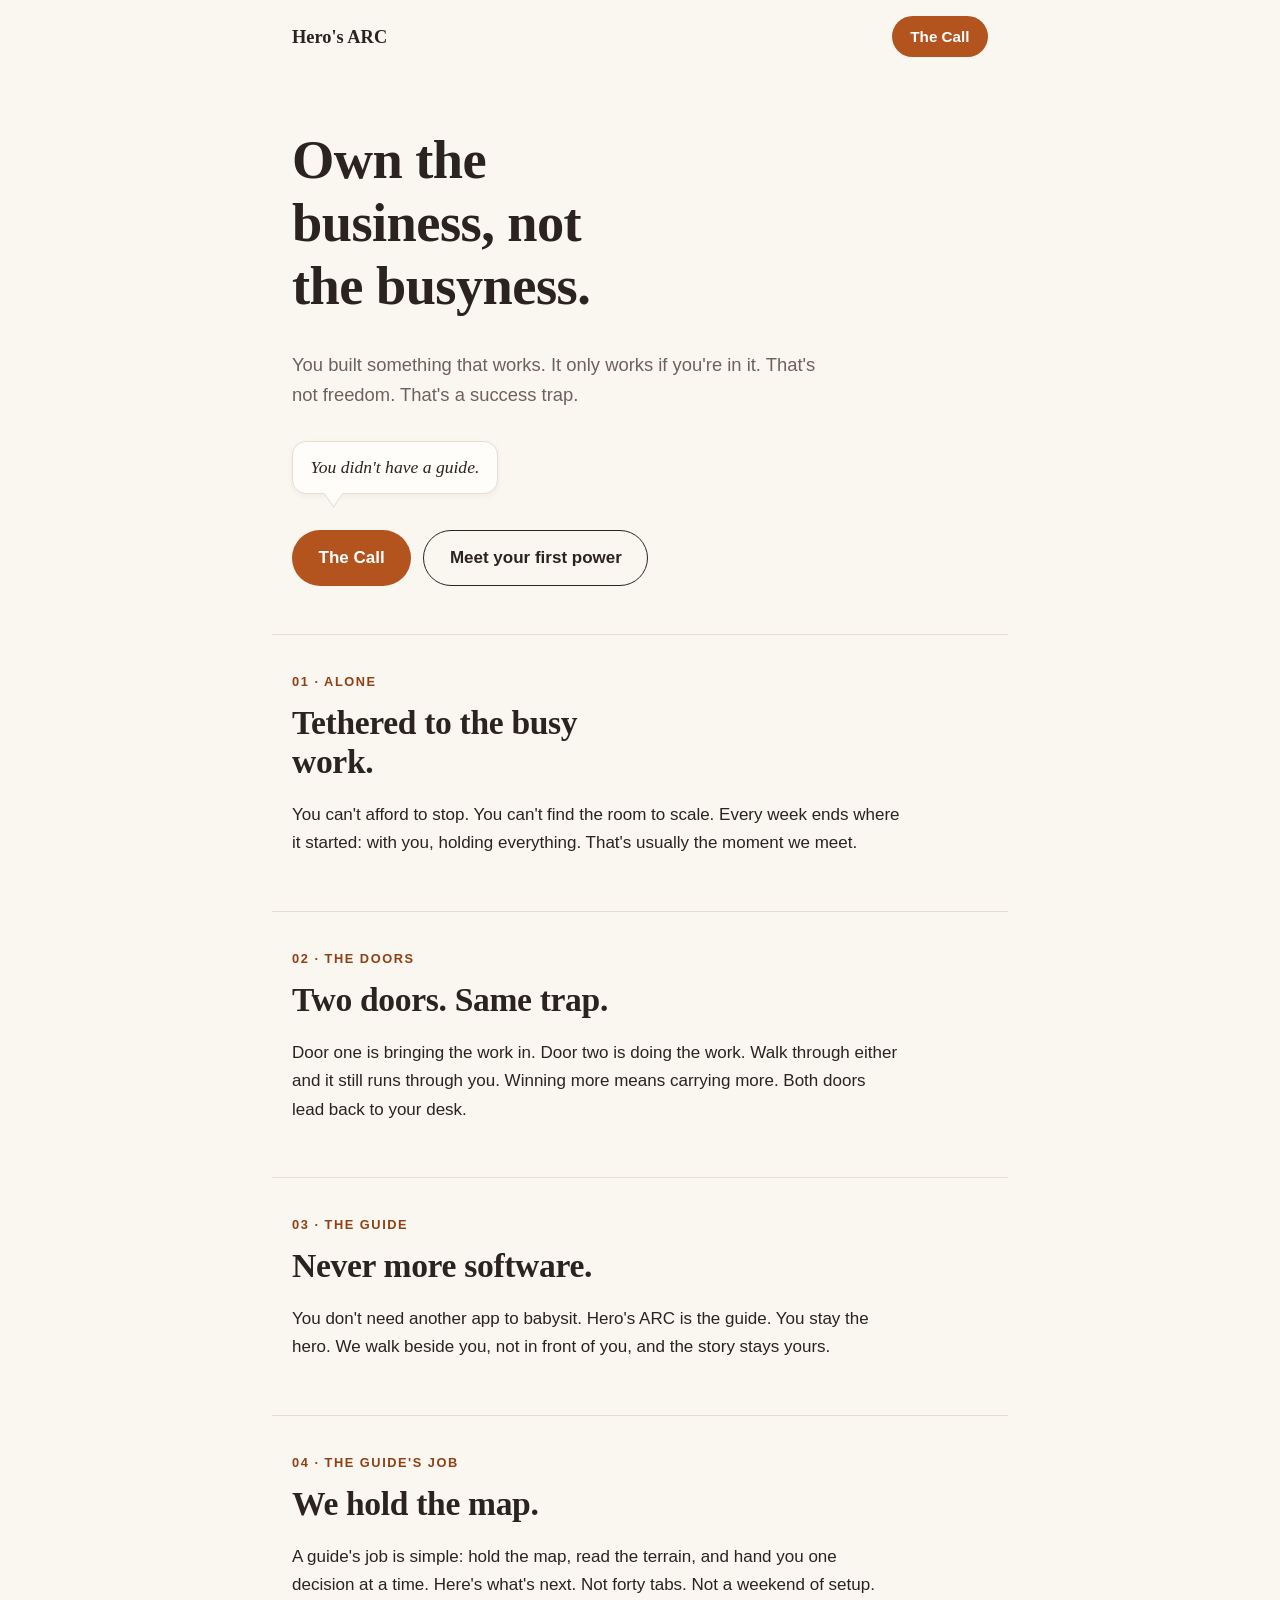
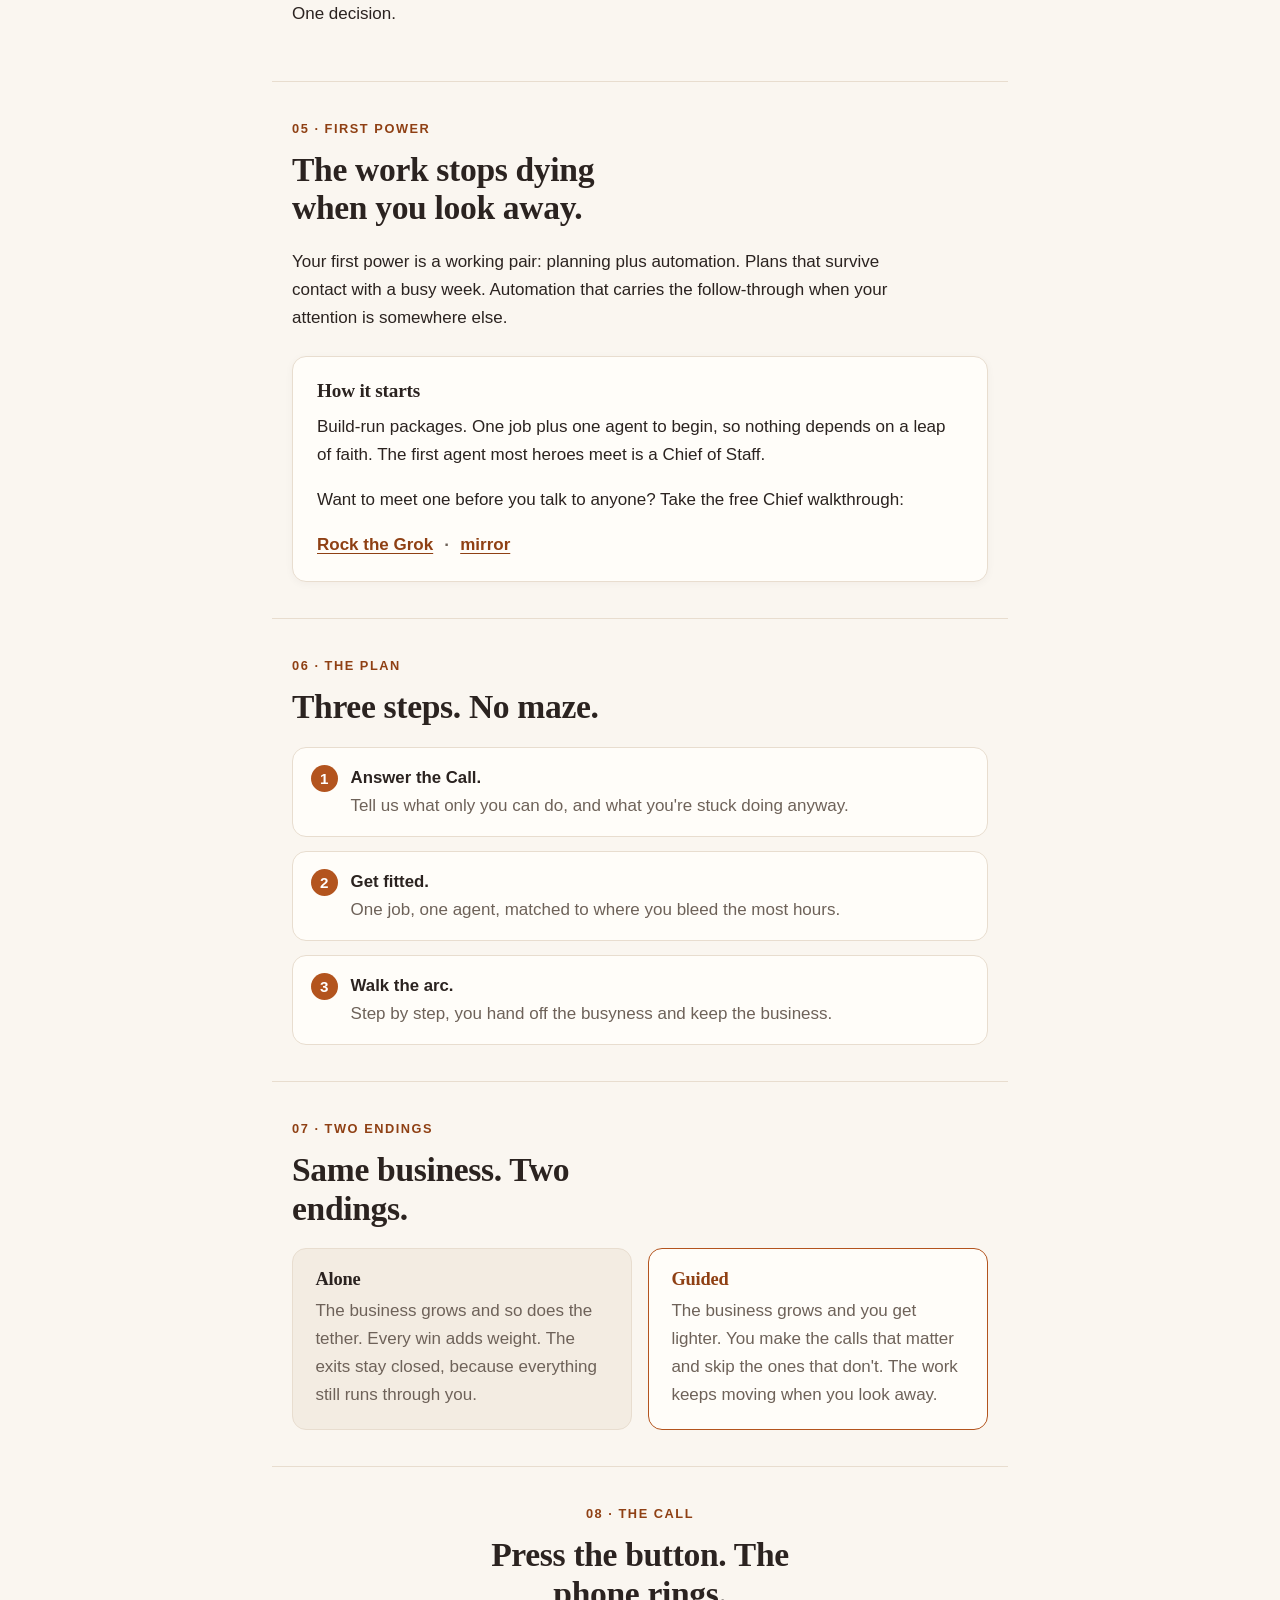
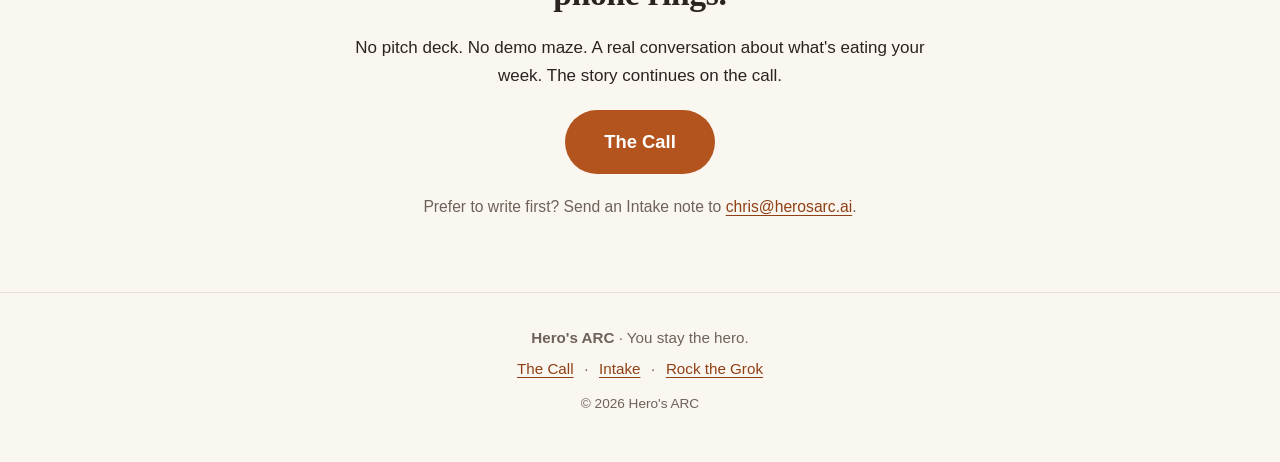
<file: index.html>
<!doctype html>
<html lang="en">
<head>
  <meta charset="utf-8" />
  <meta name="viewport" content="width=device-width, initial-scale=1" />
  <title>Hero's ARC. Own the business, not the busyness.</title>
  <meta name="description" content="You built something that works. It only works if you're in it. That's not freedom. That's a success trap. Hero's ARC is the guide. You stay the hero." />
  <meta property="og:title" content="Hero's ARC. Own the business, not the busyness." />
  <meta property="og:description" content="Hero's ARC is the guide. You stay the hero. Answer the Call, get fitted, walk the arc." />
  <meta property="og:type" content="website" />
  <link rel="icon" href="data:image/svg+xml,%3Csvg xmlns='http://www.w3.org/2000/svg' viewBox='0 0 100 100'%3E%3Ccircle cx='50' cy='50' r='46' fill='%23b3541e'/%3E%3Ctext x='50' y='68' font-size='52' text-anchor='middle' fill='%23faf6f0' font-family='Georgia,serif'%3EA%3C/text%3E%3C/svg%3E" />
  <link rel="stylesheet" href="./styles.css" />
</head>
<body>

  <header class="topbar">
    <a class="wordmark" href="./">Hero's ARC</a>
    <a class="btn btn-primary btn-small" href="./call/">The Call</a>
  </header>

  <main>

    <!-- Hero -->
    <section class="hero">
      <h1>Own the business, not the&nbsp;busyness.</h1>
      <p class="caption">You built something that works. It only works if you're in it. That's not freedom. That's a success trap.</p>
      <p class="bubble">You didn't have a guide.</p>
      <div class="cta-row">
        <a class="btn btn-primary" href="./call/">The Call</a>
        <a class="btn btn-secondary" href="#first-power">Meet your first power</a>
      </div>
    </section>

    <!-- 01 Alone -->
    <section class="block">
      <p class="kicker">01 &middot; Alone</p>
      <h2>Tethered to the busy work.</h2>
      <p>You can't afford to stop. You can't find the room to scale. Every week ends where it started: with you, holding everything. That's usually the moment we meet.</p>
    </section>

    <!-- 02 The Doors -->
    <section class="block">
      <p class="kicker">02 &middot; The Doors</p>
      <h2>Two doors. Same trap.</h2>
      <p>Door one is bringing the work in. Door two is doing the work. Walk through either and it still runs through you. Winning more means carrying more. Both doors lead back to your desk.</p>
    </section>

    <!-- 03 The Guide -->
    <section class="block">
      <p class="kicker">03 &middot; The Guide</p>
      <h2>Never more software.</h2>
      <p>You don't need another app to babysit. Hero's ARC is the guide. You stay the hero. We walk beside you, not in front of you, and the story stays yours.</p>
    </section>

    <!-- 04 Guide's Job -->
    <section class="block">
      <p class="kicker">04 &middot; The Guide's Job</p>
      <h2>We hold the map.</h2>
      <p>A guide's job is simple: hold the map, read the terrain, and hand you one decision at a time. Here's what's next. Not forty tabs. Not a weekend of setup. One decision.</p>
    </section>

    <!-- 05 First Power -->
    <section class="block" id="first-power">
      <p class="kicker">05 &middot; First Power</p>
      <h2>The work stops dying when you look away.</h2>
      <p>Your first power is a working pair: planning plus automation. Plans that survive contact with a busy week. Automation that carries the follow-through when your attention is somewhere else.</p>

      <div class="card">
        <h3>How it starts</h3>
        <p>Build-run packages. One job plus one agent to begin, so nothing depends on a leap of faith. The first agent most heroes meet is a Chief of Staff.</p>
        <p>Want to meet one before you talk to anyone? Take the free Chief walkthrough:</p>
        <p class="card-links">
          <a href="https://rock-the-grok.surge.sh">Rock the Grok</a>
          <span class="sep">&middot;</span>
          <a href="https://herosarc.github.io/rock-the-grok/">mirror</a>
        </p>
      </div>
    </section>

    <!-- 06 The Plan -->
    <section class="block">
      <p class="kicker">06 &middot; The Plan</p>
      <h2>Three steps. No maze.</h2>
      <ol class="plan">
        <li>
          <strong>Answer the Call.</strong>
          <span>Tell us what only you can do, and what you're stuck doing anyway.</span>
        </li>
        <li>
          <strong>Get fitted.</strong>
          <span>One job, one agent, matched to where you bleed the most hours.</span>
        </li>
        <li>
          <strong>Walk the arc.</strong>
          <span>Step by step, you hand off the busyness and keep the business.</span>
        </li>
      </ol>
    </section>

    <!-- 07 Two Endings -->
    <section class="block">
      <p class="kicker">07 &middot; Two Endings</p>
      <h2>Same business. Two endings.</h2>
      <div class="endings">
        <div class="ending ending-alone">
          <h3>Alone</h3>
          <p>The business grows and so does the tether. Every win adds weight. The exits stay closed, because everything still runs through you.</p>
        </div>
        <div class="ending ending-guided">
          <h3>Guided</h3>
          <p>The business grows and you get lighter. You make the calls that matter and skip the ones that don't. The work keeps moving when you look away.</p>
        </div>
      </div>
    </section>

    <!-- 08 The Call -->
    <section class="block block-call">
      <p class="kicker">08 &middot; The Call</p>
      <h2>Press the button. The phone rings.</h2>
      <p>No pitch deck. No demo maze. A real conversation about what's eating your week. The story continues on the call.</p>
      <div class="cta-row">
        <a class="btn btn-primary btn-big" href="./call/">The Call</a>
      </div>
      <p class="alt-path">Prefer to write first? Send an Intake note to <a href="mailto:chris@herosarc.ai?subject=Intake">chris@herosarc.ai</a>.</p>
    </section>

  </main>

  <footer class="footer">
    <p><strong>Hero's ARC</strong> &middot; You stay the hero.</p>
    <p>
      <a href="./call/">The Call</a>
      <span class="sep">&middot;</span>
      <a href="mailto:chris@herosarc.ai?subject=Intake">Intake</a>
      <span class="sep">&middot;</span>
      <a href="https://rock-the-grok.surge.sh">Rock the Grok</a>
    </p>
    <p class="fine">&copy; 2026 Hero's ARC</p>
  </footer>

</body>
</html>
</file>
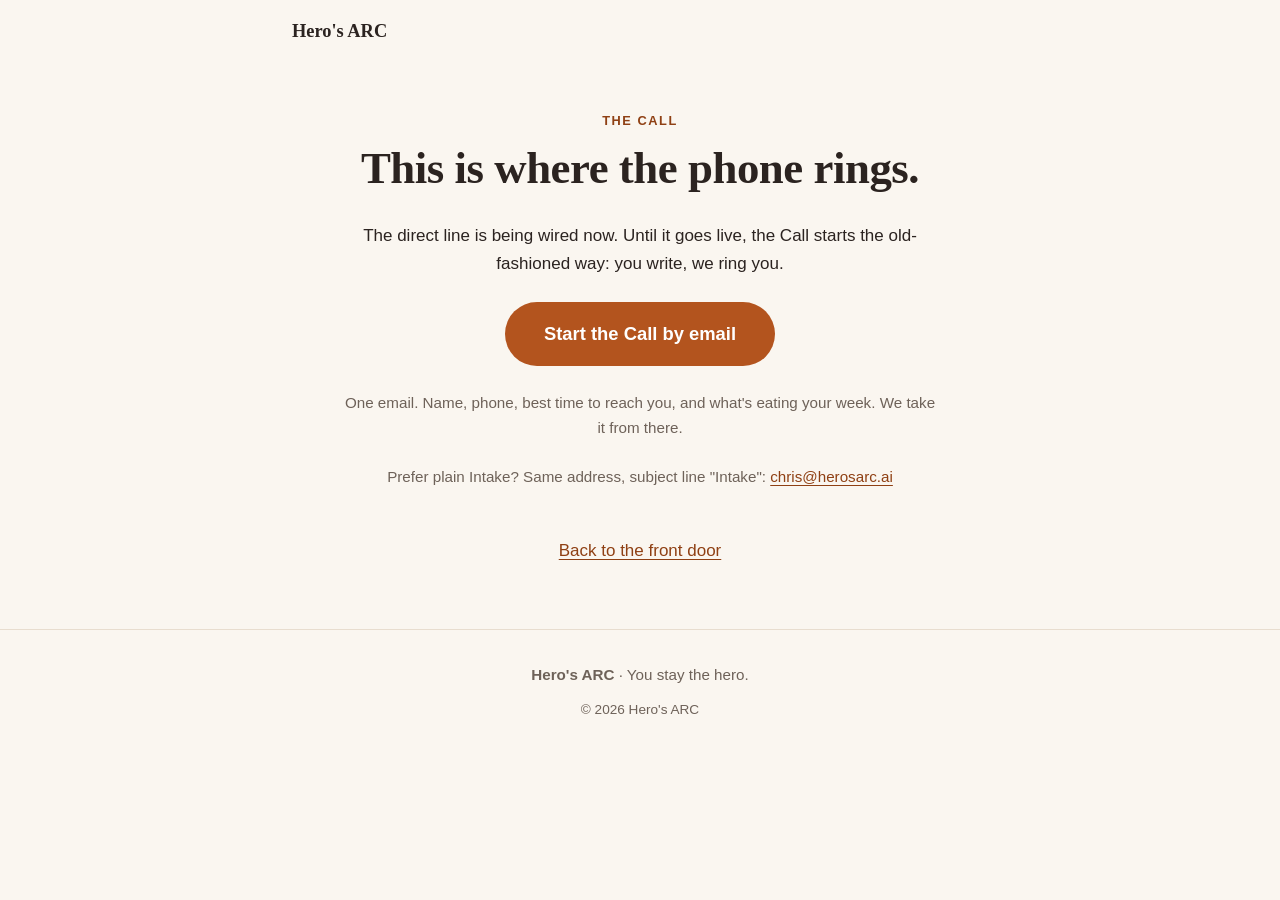
<file: call/index.html>
<!doctype html>
<html lang="en">
<head>
  <meta charset="utf-8" />
  <meta name="viewport" content="width=device-width, initial-scale=1" />
  <title>The Call. Hero's ARC</title>
  <meta name="description" content="Press the button. The phone rings. The story continues on the call." />
  <link rel="icon" href="data:image/svg+xml,%3Csvg xmlns='http://www.w3.org/2000/svg' viewBox='0 0 100 100'%3E%3Ccircle cx='50' cy='50' r='46' fill='%23b3541e'/%3E%3Ctext x='50' y='68' font-size='52' text-anchor='middle' fill='%23faf6f0' font-family='Georgia,serif'%3EA%3C/text%3E%3C/svg%3E" />
  <link rel="stylesheet" href="../styles.css" />
</head>
<body>

  <header class="topbar">
    <a class="wordmark" href="../">Hero's ARC</a>
  </header>

  <main class="callpage">
    <p class="kicker">The Call</p>
    <h1>This is where the phone rings.</h1>
    <p>The direct line is being wired now. Until it goes live, the Call starts the old-fashioned way: you write, we ring you.</p>
    <div class="cta-row">
      <a class="btn btn-primary btn-big" href="mailto:chris@herosarc.ai?subject=The%20Call&amp;body=Name%3A%0APhone%3A%0ABest%20time%20to%20call%3A%0AWhat's%20eating%20your%20week%3A%0A">Start the Call by email</a>
    </div>
    <p class="note">One email. Name, phone, best time to reach you, and what's eating your week. We take it from there.</p>
    <p class="note">Prefer plain Intake? Same address, subject line "Intake": <a href="mailto:chris@herosarc.ai?subject=Intake">chris@herosarc.ai</a></p>
    <a class="backlink" href="../">Back to the front door</a>
  </main>

  <footer class="footer">
    <p><strong>Hero's ARC</strong> &middot; You stay the hero.</p>
    <p class="fine">&copy; 2026 Hero's ARC</p>
  </footer>

</body>
</html>
</file>
<file: styles.css>
/* Hero's ARC front door. Warm, plain, competent. Mobile-first. */

:root {
  --bg: #faf6f0;
  --surface: #fffdf9;
  --ink: #2b2320;
  --muted: #6e6259;
  --accent: #b3541e;
  --accent-ink: #8f4014;
  --line: #e8ddcf;
  --radius: 14px;
}

* { box-sizing: border-box; }

html { scroll-behavior: smooth; }

body {
  margin: 0;
  background: var(--bg);
  color: var(--ink);
  font-family: -apple-system, BlinkMacSystemFont, "Segoe UI", Roboto, Helvetica, Arial, sans-serif;
  font-size: 1.0625rem;
  line-height: 1.65;
  -webkit-font-smoothing: antialiased;
}

h1, h2, h3 {
  font-family: "Iowan Old Style", "Palatino Linotype", Palatino, Georgia, serif;
  line-height: 1.15;
  margin: 0 0 0.6em;
  letter-spacing: -0.01em;
}

p { margin: 0 0 1em; }

a { color: var(--accent-ink); text-underline-offset: 3px; }
a:hover { color: var(--accent); }

/* Top bar */
.topbar {
  display: flex;
  align-items: center;
  justify-content: space-between;
  gap: 1rem;
  max-width: 46rem;
  margin: 0 auto;
  padding: 1rem 1.25rem;
}

.wordmark {
  font-family: "Iowan Old Style", "Palatino Linotype", Palatino, Georgia, serif;
  font-weight: 700;
  font-size: 1.15rem;
  color: var(--ink);
  text-decoration: none;
}

/* Buttons */
.btn {
  display: inline-block;
  border-radius: 999px;
  padding: 0.8rem 1.6rem;
  font-weight: 600;
  text-decoration: none;
  text-align: center;
  border: 1.5px solid transparent;
  transition: background-color 120ms ease, color 120ms ease, border-color 120ms ease;
}

.btn-primary {
  background: var(--accent);
  color: #fff;
}
.btn-primary:hover { background: var(--accent-ink); color: #fff; }

.btn-secondary {
  border-color: var(--ink);
  color: var(--ink);
  background: transparent;
}
.btn-secondary:hover { border-color: var(--accent); color: var(--accent-ink); }

.btn-small { padding: 0.45rem 1.1rem; font-size: 0.95rem; }
.btn-big { padding: 1rem 2.4rem; font-size: 1.15rem; }

/* Hero */
.hero {
  max-width: 46rem;
  margin: 0 auto;
  padding: 3.5rem 1.25rem 3rem;
  text-align: left;
}

.hero h1 {
  font-size: clamp(2.3rem, 7vw, 3.4rem);
  max-width: 14ch;
}

.caption {
  font-size: 1.15rem;
  color: var(--muted);
  max-width: 34rem;
}

.bubble {
  position: relative;
  display: inline-block;
  background: var(--surface);
  border: 1px solid var(--line);
  border-radius: var(--radius);
  padding: 0.7rem 1.1rem;
  margin: 0.75rem 0 1.75rem;
  font-family: "Iowan Old Style", "Palatino Linotype", Palatino, Georgia, serif;
  font-style: italic;
  font-size: 1.1rem;
  box-shadow: 0 2px 6px rgba(43, 35, 32, 0.05);
}
.bubble::after {
  content: "";
  position: absolute;
  bottom: -9px;
  left: 2rem;
  width: 16px;
  height: 16px;
  background: var(--surface);
  border-right: 1px solid var(--line);
  border-bottom: 1px solid var(--line);
  transform: rotate(45deg) skew(10deg, 10deg);
}

.cta-row {
  display: flex;
  flex-wrap: wrap;
  gap: 0.75rem;
  margin-top: 0.5rem;
}
.cta-row .btn { flex: 1 1 auto; }

@media (min-width: 480px) {
  .cta-row .btn { flex: 0 0 auto; }
}

/* Content blocks */
.block {
  max-width: 46rem;
  margin: 0 auto;
  padding: 2.25rem 1.25rem;
  border-top: 1px solid var(--line);
}

.block h2 { font-size: clamp(1.6rem, 4.5vw, 2.1rem); max-width: 22ch; }
.block > p { max-width: 38rem; }

.kicker {
  font-size: 0.8rem;
  font-weight: 700;
  letter-spacing: 0.12em;
  text-transform: uppercase;
  color: var(--accent-ink);
  margin-bottom: 0.75rem;
}

/* Card (packs) */
.card {
  background: var(--surface);
  border: 1px solid var(--line);
  border-radius: var(--radius);
  padding: 1.4rem 1.5rem 1.1rem;
  margin-top: 1.5rem;
  box-shadow: 0 2px 8px rgba(43, 35, 32, 0.04);
}
.card h3 { font-size: 1.2rem; }
.card p:last-child { margin-bottom: 0.25rem; }
.card-links { font-weight: 600; }

.sep { color: var(--muted); margin: 0 0.4rem; }

/* Plan */
.plan {
  list-style: none;
  counter-reset: step;
  margin: 1.25rem 0 0;
  padding: 0;
  display: grid;
  gap: 0.9rem;
}
.plan li {
  counter-increment: step;
  background: var(--surface);
  border: 1px solid var(--line);
  border-radius: var(--radius);
  padding: 1rem 1.25rem 1rem 3.6rem;
  position: relative;
}
.plan li::before {
  content: counter(step);
  position: absolute;
  left: 1.1rem;
  top: 1.05rem;
  width: 1.7rem;
  height: 1.7rem;
  border-radius: 50%;
  background: var(--accent);
  color: #fff;
  font-weight: 700;
  font-size: 0.95rem;
  display: flex;
  align-items: center;
  justify-content: center;
}
.plan strong { display: block; font-size: 1.05rem; }
.plan span { color: var(--muted); }

/* Two endings */
.endings {
  display: grid;
  gap: 1rem;
  margin-top: 1.25rem;
}
@media (min-width: 640px) {
  .endings { grid-template-columns: 1fr 1fr; }
}
.ending {
  border-radius: var(--radius);
  padding: 1.25rem 1.4rem;
  border: 1px solid var(--line);
}
.ending h3 { font-size: 1.15rem; margin-bottom: 0.4rem; }
.ending p { margin: 0; color: var(--muted); }
.ending-alone { background: #f3ece2; }
.ending-guided { background: var(--surface); border-color: var(--accent); }
.ending-guided h3 { color: var(--accent-ink); }

/* The Call block */
.block-call { text-align: center; padding-bottom: 3.5rem; }
.block-call h2, .block-call > p { margin-left: auto; margin-right: auto; }
.block-call .cta-row { justify-content: center; margin-top: 1.25rem; }
.alt-path { color: var(--muted); font-size: 0.98rem; margin-top: 1.25rem; }

/* Footer */
.footer {
  border-top: 1px solid var(--line);
  text-align: center;
  padding: 2rem 1.25rem 2.5rem;
  color: var(--muted);
  font-size: 0.95rem;
}
.footer p { margin-bottom: 0.4rem; }
.fine { font-size: 0.85rem; margin-top: 0.75rem; }

/* Call page */
.callpage {
  max-width: 40rem;
  margin: 0 auto;
  padding: 3rem 1.25rem 4rem;
  text-align: center;
}
.callpage h1 { font-size: clamp(2rem, 6vw, 2.8rem); }
.callpage .cta-row { justify-content: center; margin-top: 1.5rem; }
.note {
  color: var(--muted);
  font-size: 0.95rem;
  margin-top: 1.5rem;
}
.backlink { display: inline-block; margin-top: 2rem; }
</file>
